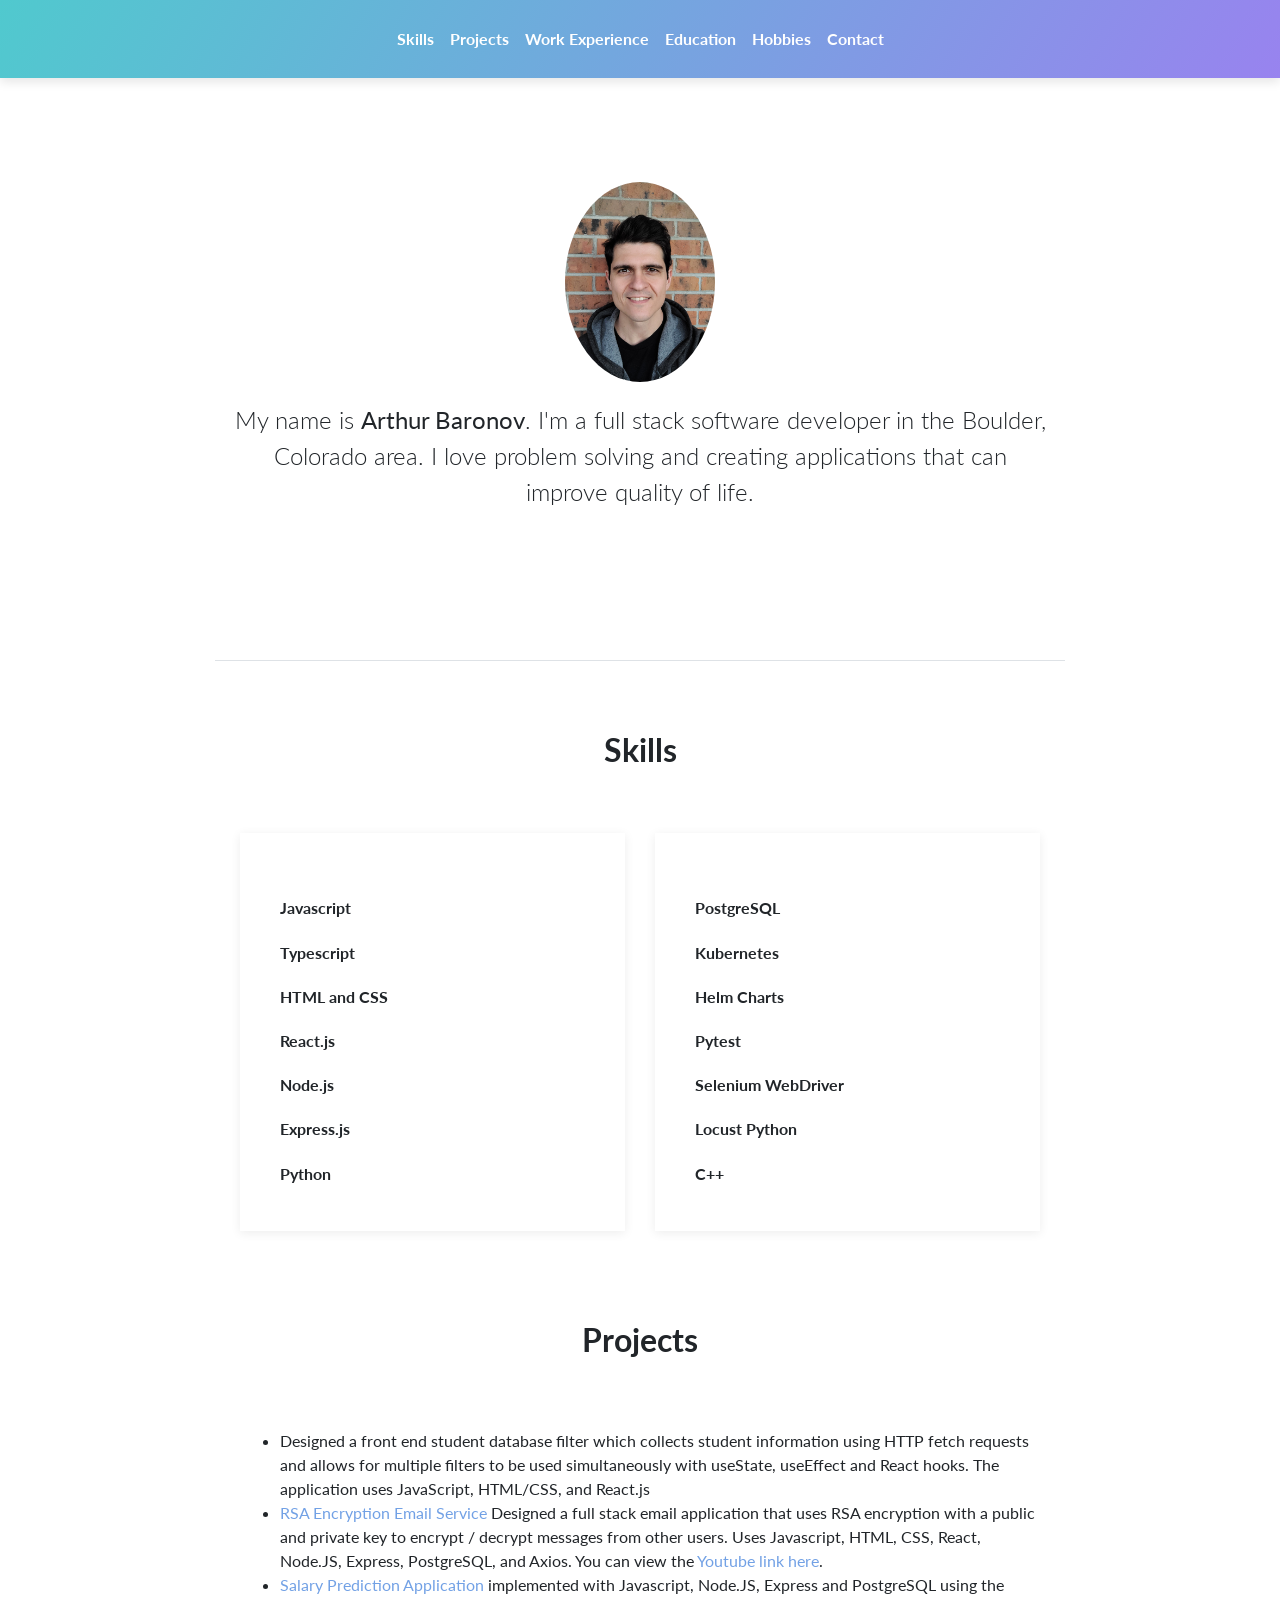
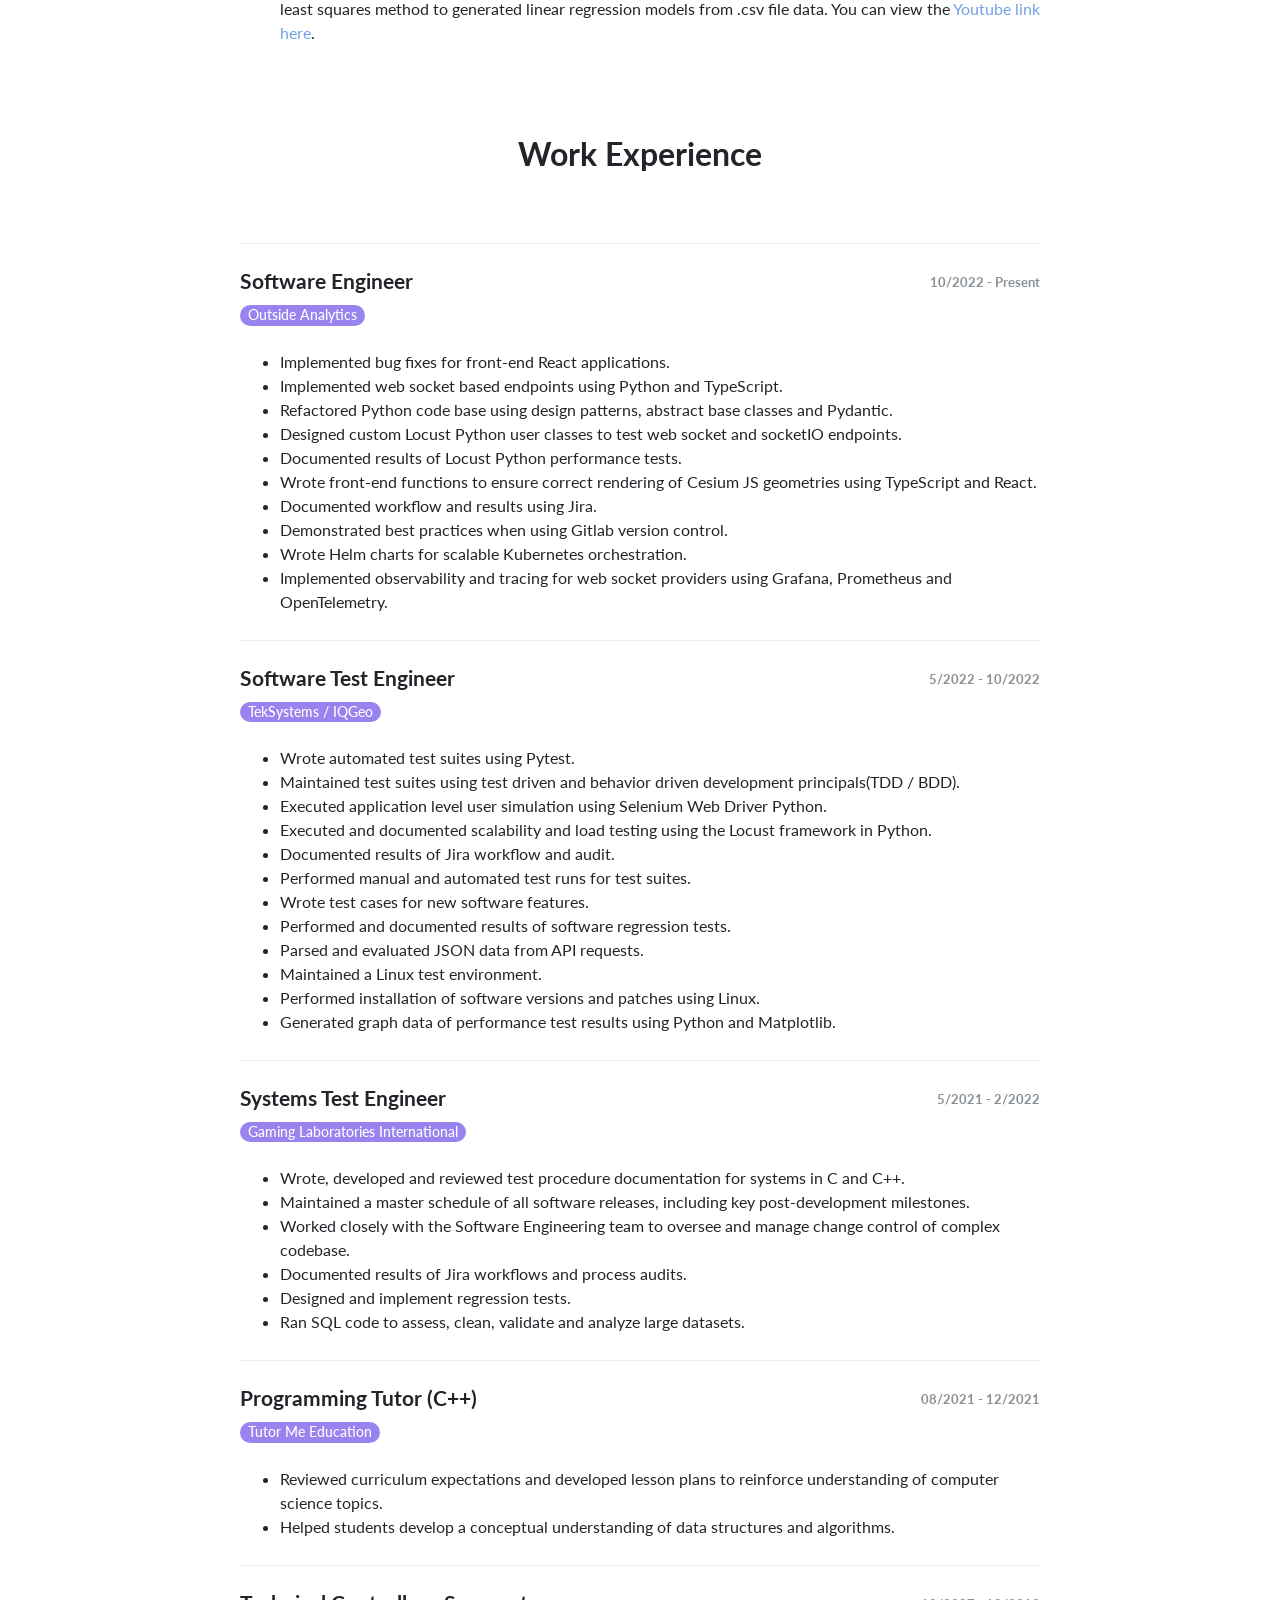
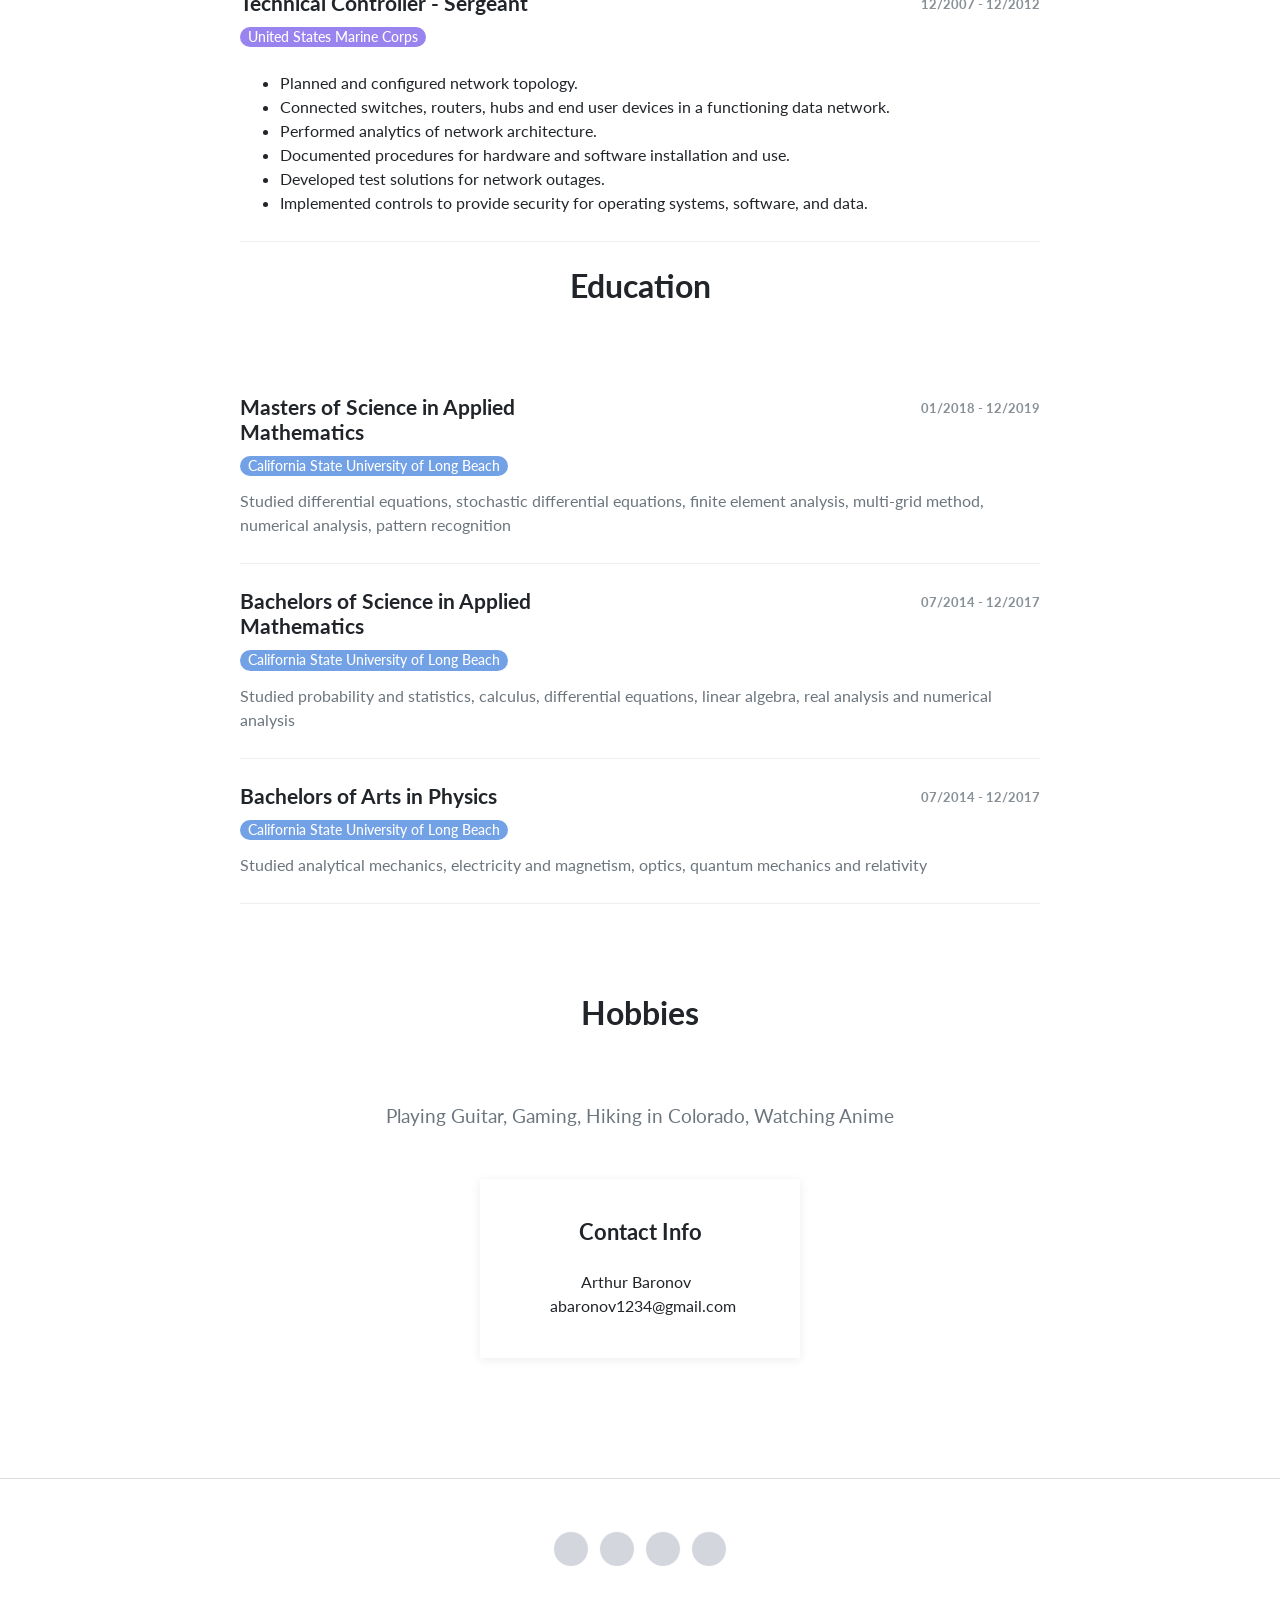
<file: index.html>
<!DOCTYPE html>
<html>
  <head>
    <meta charset="utf-8">
    <meta name="viewport" content="width=device-width, initial-scale=1">
    <title>Arthur Baronov's Portfolio</title>
    <link rel="stylesheet" href="https://maxcdn.bootstrapcdn.com/bootstrap/4.0.0/css/bootstrap.min.css">
    <link rel="stylesheet" href="https://code.ionicframework.com/ionicons/2.0.1/css/ionicons.min.css">
    <link rel="stylesheet" type="text/css" href="assets/css/style.css">
  </head>
  <body>
   <nav class="navbar fixed-top navbar-expand-lg navbar-dark page-navbar gradient">
      <div class="container">
        <button class="navbar-toggler" type="button" data-toggle="collapse" data-target="#navbarNav" aria-controls="navbarNav" aria-expanded="false" aria-label="Toggle navigation">
          <span class="navbar-toggler-icon"></span>
        </button>
        <div class="collapse navbar-collapse" id="navbarNav">
            <ul class="navbar-nav mx-auto">
              <li class="nav-item item">
                <li class="nav-item item">
                  <li class="nav-item item">
                    <a class="nav-link" href="#skills">Skills</a>
                  </li>
                  <li class="nav-item item">
                    <a class="nav-link" href="#projects">Projects</a>
                  </li>
                  <li class="nav-item item">
                    <a class="nav-link" href="#work-experience">Work Experience</a>
                  </li>
                </li>
                <li class="nav-item item">
                    <a class="nav-link" href="#education">Education</a>
                </li>
                <li class="nav-item item">
                    <a class="nav-link" href="#hobbies">Hobbies</a>
                </li>
                <li class="nav-item item">
                  <a class="nav-link" href="#contact">Contact</a>
              </li>
              </li>
            </ul>
          </div>
      </div>
    </nav>
    <main class="page cv-page">
      <section class="cv-block block-intro border-bottom">
        <div class="container">
          <div class="avatar">
            <img class="img-fluid rounded-circle" src="assets/img/ProfilePicture.jpg">
          </div>
          <p>My name is <strong>Arthur Baronov</strong>. I'm a full stack software developer in the Boulder, Colorado area. I love problem solving and creating applications that can improve quality of life.</p>
        </div>
      </section>
      <section class="cv-block info">
        <h2 id="skillsHeader">Skills</h2>
        <div class="container">       
          <div class="group" id="skills">
            <div class="row">
              <div class="col-md-6">
                <div class="skills info-card">
                  <h3>Javascript</h3>
                  <h3>Typescript</h3>
                  <h3>HTML and CSS</h3>
                  <h3>React.js</h3>
                  <h3>Node.js</h3>
                  <h3>Express.js</h3>
                  <h3>Python</h3>

                </div>
              </div>
              <div class="col-md-6">
                <div class="skills info-card">
                  <h3>PostgreSQL</h3>
                  <h3>Kubernetes</h3>
                  <h3>Helm Charts</h3>
                  <h3>Pytest</h3>
                  <h3>Selenium WebDriver</h3>
                  <h3>Locust Python</h3>
                  <h3>C++</h3>
                </div>
              </div>

            </div>
          </div>

            
      
          
          <div class="hobbies group" id="projects">
          <h2 class="text-center">Projects</h2>
          <p class="text-center text-muted"><ul>
            <li>Designed a front end student database filter which collects student information using HTTP fetch requests and allows for multiple filters to be used simultaneously with useState, useEffect and React hooks. The application uses JavaScript, HTML/CSS, and React.js</li>
            <li><a href="https://github.com/aibaronov/secret-squirrel">RSA Encryption Email Service</a> Designed a full stack email application that uses RSA encryption with a public and private key to encrypt / decrypt messages from other users. Uses Javascript, HTML, CSS, React, Node.JS, Express, PostgreSQL, and Axios. You can view the <a href="https://youtu.be/8AyNjd6YMVg">Youtube link here</a>.</li>
            <li><a href="https://github.com/aibaronov/capstone-project.git">Salary Prediction Application</a> implemented with Javascript, Node.JS, Express and PostgreSQL using the least squares method to generated linear regression models from .csv file data. You can view the <a href="https://youtu.be/h0Ul3pJCWgg">Youtube link here</a>.</li>
            <!-- <li><a href="https://github.com/aibaronov/RSA.git">RSA Encryption Algorithm</a> implemented in C++ using concepts in Number Theory to handle modular arithmetic with large prime numbers.</li>
            <li><a href="https://github.com/aibaronov/Stochastic-Processes.git">Pedestrian Movement Simulation</a> implemented in Matlab using stochastic differential equations to simulate random motion.</li> -->
          </ul></p>
        </div>

          <div class="work-experience group" id="work-experience">
            <h2 class="text-center">Work Experience</h2>

            <div class="item">
              <div class="row">
                <div class="col-md-6">
                  <h3>Software Engineer</h3>
                  <h4 class="organization">Outside Analytics</h4>
                </div>
                <div class="col-md-6">
                  <time class="period">10/2022 - Present</time>
                </div>
              </div>
              <p class="text-muted">
              <ul>
                <li>Implemented bug fixes for front-end React applications.</li>
                <li>Implemented web socket based endpoints using Python and TypeScript.</li>
                <li>Refactored Python code base using design patterns, abstract base classes and Pydantic.</li>
                <li>Designed custom Locust Python user classes to test web socket and socketIO endpoints.</li>
                <li>Documented results of Locust Python performance tests.</li>
                <li>Wrote front-end functions to ensure correct rendering of Cesium JS geometries using TypeScript and React.</li>
                <li>Documented workflow and results using Jira.</li>
                <li>Demonstrated best practices when using Gitlab version control.</li>
                <li>Wrote Helm charts for scalable Kubernetes orchestration.</li>
                <li>Implemented observability and tracing for web socket providers using Grafana, Prometheus and OpenTelemetry.</li>
              </ul></p>
            </div>

            <div class="item">
              <div class="row">
                <div class="col-md-6">
                  <h3>Software Test Engineer</h3>
                  <h4 class="organization">TekSystems / IQGeo</h4>
                </div>
                <div class="col-md-6">
                  <time class="period">5/2022 - 10/2022</time>
                </div>
              </div>
              <p class="text-muted"><ul>
                <li>Wrote automated test suites using Pytest.</li>
                <li>Maintained test suites using test driven and behavior driven development principals(TDD / BDD).</li>
                <li>Executed application level user simulation using Selenium Web Driver Python.</li>
                <li>Executed and documented scalability and load testing using the Locust framework in Python.</li>
                <li>Documented results of Jira workflow and audit.</li>
                <li>Performed manual and automated test runs for test suites.</li>
                <li>Wrote test cases for new software features.</li>
                <li>Performed and documented results of software regression tests.</li>
                <li>Parsed and evaluated JSON data from API requests.</li>
                <li>Maintained a Linux test environment.</li>
                <li>Performed installation of software versions and patches using Linux.</li>
                <li>Generated graph data of performance test results using Python and Matplotlib.</li>
              </ul></p>
            </div>

            <div class="item">
              <div class="row">
                <div class="col-md-6">
                  <h3>Systems Test Engineer</h3>
                  <h4 class="organization">Gaming Laboratories International</h4>
                </div>
                <div class="col-md-6">
                  <time class="period">5/2021 - 2/2022</time>
                </div>
              </div>
              <p class="text-muted"><ul>
                <li>Wrote, developed and reviewed test procedure documentation for systems in C and C++.</li>
                <li>Maintained a master schedule of all software releases, including key post-development milestones.</li>
                <li>Worked closely with the Software Engineering team to oversee and manage change control of complex codebase.</li>
                <li>Documented results of Jira workflows and process audits. </li>
                <li>Designed and implement regression tests. </li>
                <li>Ran SQL code to assess, clean, validate and analyze large datasets.</li>
              </ul></p>
            </div>
            <!-- <div class="item">
              <div class="row">
                <div class="col-md-6">
                  <h3>Highschool Math Tutor</h3>
                  <h4 class="organization">Denver Math Fellows</h4>
                </div>
                <div class="col-md-6">
                  <time class="period">07/2020 - 05/2021</time>
                </div>
              </div>
                <p class="text-muted"><ul>
                  <li>Wrote lesson plans based on curriculum expectations.</li>
                  <li>Designed curriculums to reinforce state mathematics standards for highschool students.</li>
                  <li>Held virtual lectures via google meets for students.</li>
                  <li>Designed and administered quizzes and tests to assess students' knowledge.</li>
                  <li>Performed accurate grading of all assignments and relevant participation based activities. </li>
                  <li>Recorded videos for students to watch in order to reinforce foundational topics in mathematics. </li>
                </ul></p>
              </div> -->
              <div class="item">
                <div class="row">
                  <div class="col-md-6">
                    <h3>Programming Tutor (C++)</h3>
                    <h4 class="organization">Tutor Me Education</h4>
                  </div>
                  <div class="col-md-6">
                    <time class="period">08/2021 - 12/2021</time>
                  </div>
                </div>
                  <p class="text-muted"><ul>
                    <li>Reviewed curriculum expectations and developed lesson plans to reinforce understanding of computer science topics.
                    </li>
                    <li>Helped students develop a conceptual understanding of data structures and algorithms.</li>
                  </ul></p>
                </div>
            
            <div class="item">
              <div class="row">
                <div class="col-md-6">
                  <h3>Technical Controller - Sergeant</h3>
                  <h4 class="organization">United States Marine Corps</h4>
                </div>
                <div class="col-md-6">
                  <time class="period">12/2007 - 12/2012</time>
                </div>
              </div>
              <p class="text-muted"><ul>
                <li>Planned and configured network topology.</li>
                <li>Connected switches, routers, hubs and end user devices in a functioning data network. </li>
                <li>Performed analytics of network architecture.</li>
                <li>Documented procedures for hardware and software installation and use.</li>
                <li>Developed test solutions for network outages.  </li>
                <li>Implemented controls to provide security for operating systems, software, and data. </li>
              </ul></p>
              </div>
            </div>
          </div>
          
          <h2 class="text-center">Education</h2>
          <div class="education group" id="education">
            
            <div class="item">
              <div class="row">
                <div class="col-md-6">
                  <h3>Masters of Science in Applied Mathematics</h3>
                  <h4 class="organization">California State University of Long Beach</h4>
                </div>
                <div class="col-md-6">
                  <time class="period">01/2018 - 12/2019</time>
                </div>
              </div>
              <p class="text-muted">Studied differential equations, stochastic differential equations, finite element analysis, multi-grid method, numerical analysis, pattern recognition</p>
            </div>
            <div class="item">
              <div class="row">
                <div class="col-md-6">
                  <h3>Bachelors of Science in Applied Mathematics</h3>
                  <h4 class="organization">California State University of Long Beach</h4>
                </div>
                <div class="col-md-6">
                  <time class="period">07/2014 - 12/2017</time>
                </div>
              </div>
              <p class="text-muted">Studied probability and statistics, calculus, differential equations, linear algebra, real analysis and numerical analysis</p>
            </div>
            <div class="item">
              <div class="row">
                <div class="col-md-6">
                  <h3>Bachelors of Arts in Physics</h3>
                  <h4 class="organization">California State University of Long Beach</h4>
                </div>
                <div class="col-md-6">
                  <time class="period">07/2014 - 12/2017</time>
                </div>
              </div>
              <p class="text-muted">Studied analytical mechanics, electricity and magnetism, optics, quantum mechanics and relativity</p>
            </div>
          </div>
          <!-- <div class="group" id="skills">
            <div class="row">
              <div class="col-md-6">
                <div class="skills info-card">
                  <h2>Skills</h2>
                  <h3>Javascript</h3>
                  <h3>HTML and CSS</h3>
                  <h3>React.js</h3>
                  <h3>Node.js</h3>
                  <h3>Express</h3>
                  <h3>PostgreSQL</h3>
                  <h3>C++</h3>
                </div>
              </div>
              <div class="col-md-6">
                <div class="contact-info info-card">
                  <h2>Contact Info</h2>
                  <div class="row">
                  </div>
                  <div class="row">
                    <div class="col-1">
                        <i class="ion-person icon"></i>
                    </div>
                    <div class="col-9">
                      <span>Arthur Baronov</span>
                    </div>
                  </div>
                  <div class="row">
                  </div>
                  <div class="row">
                    <div class="col-1">
                      <i class="ion-at icon"></i>
                    </div>
                    <div class="col-9">
                      <span>abaronov1234@gmail.com</span>
                    </div>
                  </div>
                </div>
              </div>
            </div>
          </div> -->

          <div class="hobbies group" id="hobbies">
            <h2 class="text-center">Hobbies</h2>
            <p class="text-center text-muted">Playing Guitar, Gaming, Hiking in Colorado, Watching Anime</p>
          </div>
          <div id="contact" class= "contact-info info-card">
            <h2>Contact Info</h2>
            <div class="row">
            </div>
            <div class="row">
              <div class="col-1">
                  <i class="ion-person icon"></i>
              </div>
              <div class="col-9">
                <span>Arthur Baronov</span>
              </div>
            </div>
            <div class="row">
            </div>
            <div class="row">
              <div class="col-1">
                <i class="ion-at icon"></i>
              </div>
              <div class="col-9">
                <span>abaronov1234@gmail.com</span>
              </div>
            </div>
          </div>
        </div>
      </section>
      <footer class="page-footer">
        <div class="container">
          <div class="social-icons">
            <a href="https://www.instagram.com/arthur.baronov/"><i class="ion-social-instagram-outline" title="Instagram"></i></a>
            <a href="https://twitter.com/ArthurBaronov"><i class="ion-social-twitter" title="Twitter"></i></a>
            <a href="https://www.linkedin.com/in/arthurbaronov/"><i class="icon ion-social-linkedin"></i></a>
            <a href="https://www.youtube.com/@arthursDevSpace"><i class="icon ion-social-youtube"></i></a>
          </div>
        </div>
      </footer>
    </main>
  </body>
  <script src="https://code.jquery.com/jquery-3.2.1.min.js"></script>
  <script src="https://maxcdn.bootstrapcdn.com/bootstrap/4.0.0/js/bootstrap.min.js"></script>
  <script src="assets/js/script.js"></script>
</html>
</file>
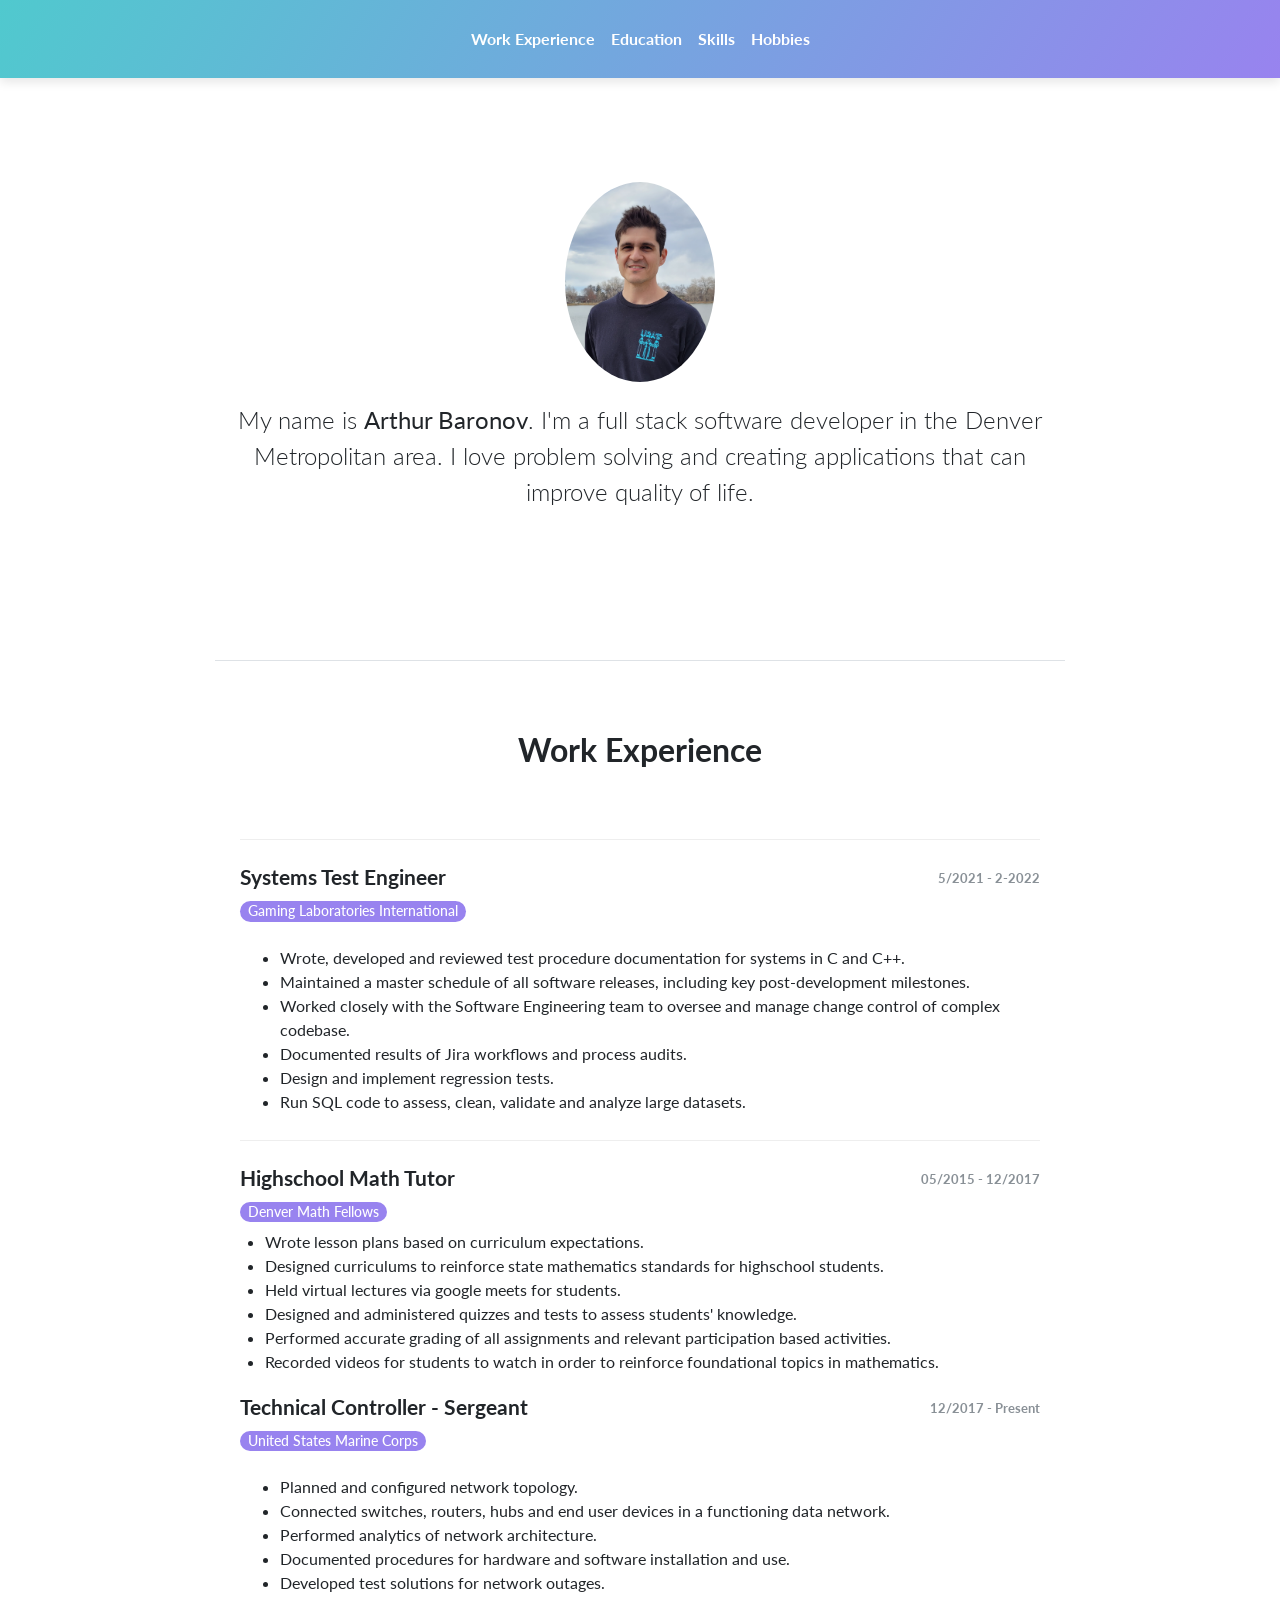
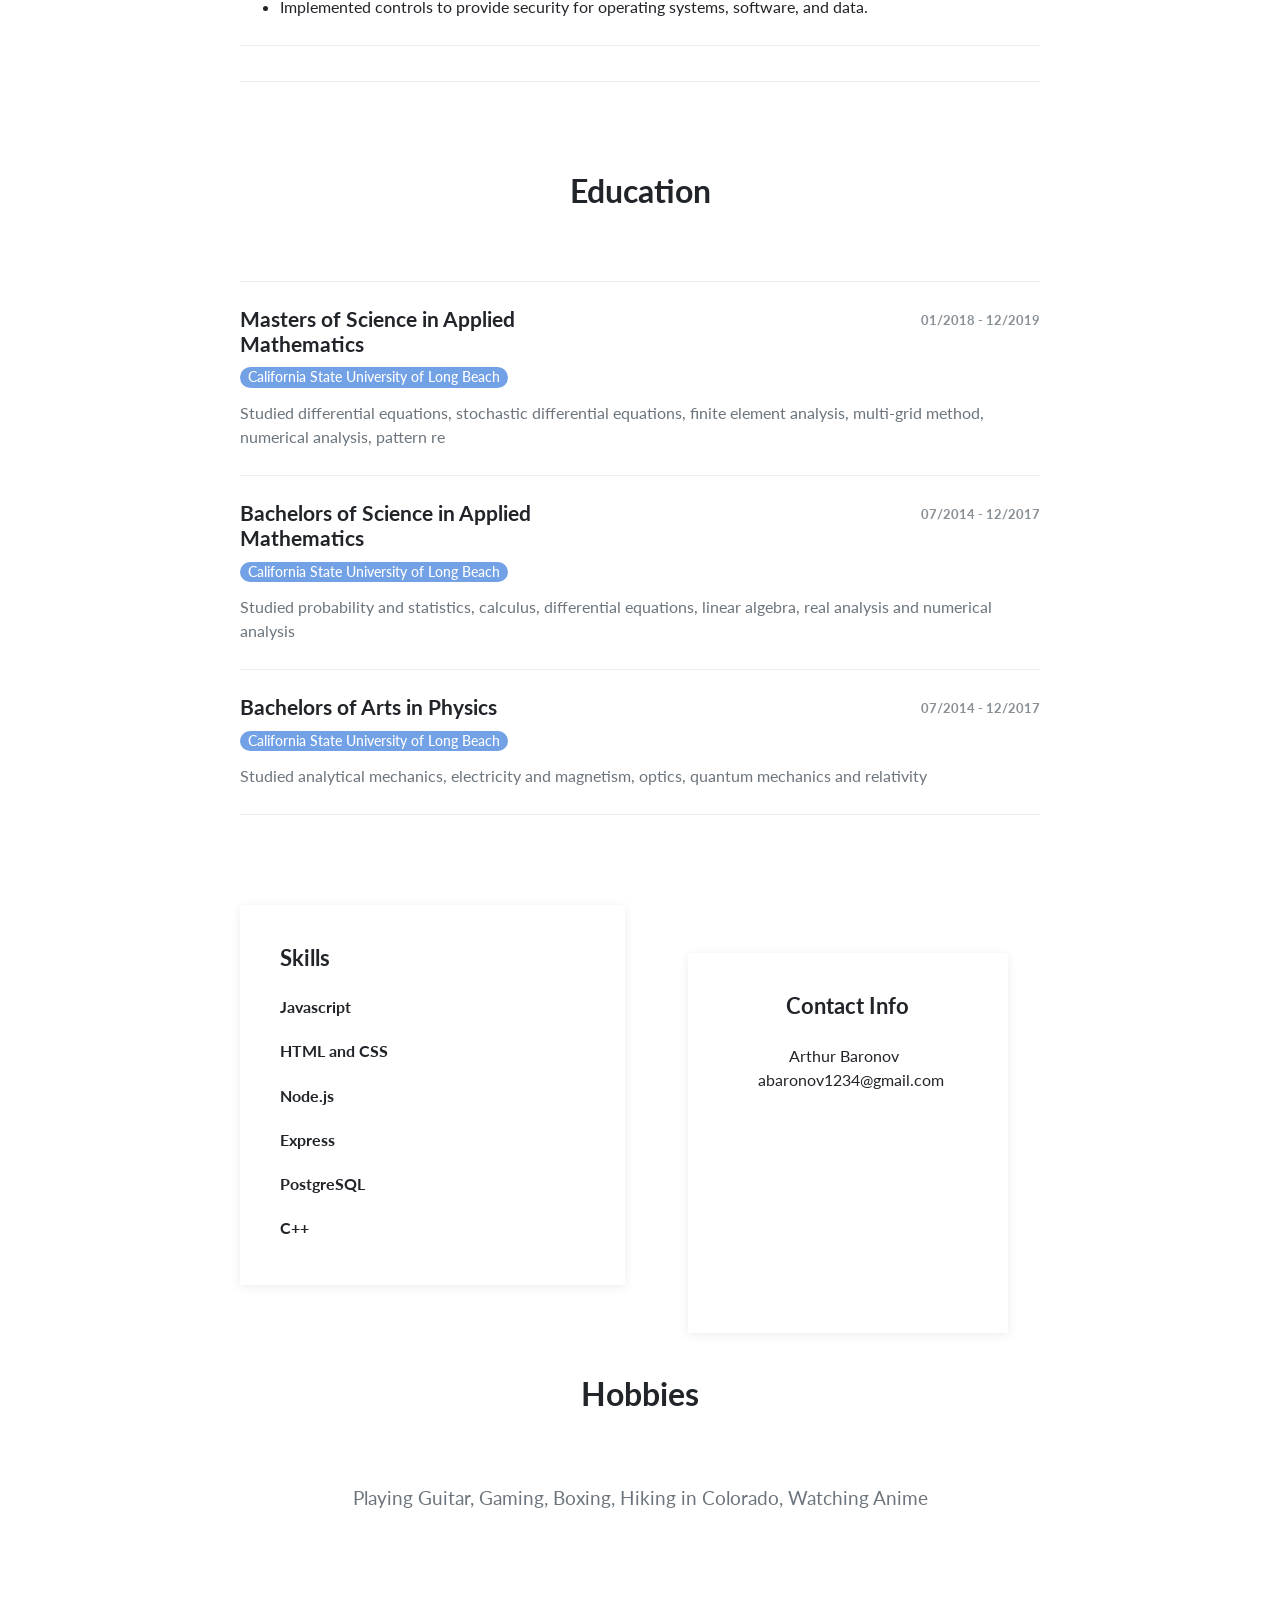
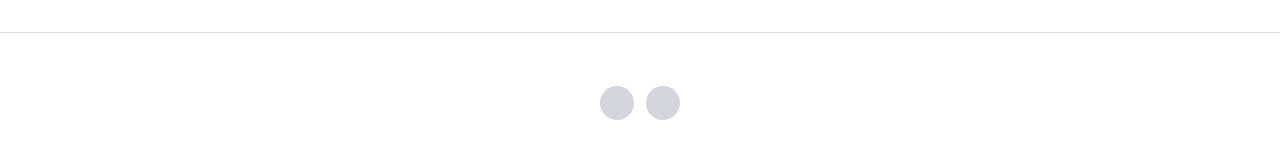
<file: cv.html>
<!DOCTYPE html>
<html>
  <head>
    <meta charset="utf-8">
    <meta name="viewport" content="width=device-width, initial-scale=1">
    <title>Arthur Baronov's Portfolio</title>
    <link rel="stylesheet" href="https://maxcdn.bootstrapcdn.com/bootstrap/4.0.0/css/bootstrap.min.css">
    <link rel="stylesheet" href="https://code.ionicframework.com/ionicons/2.0.1/css/ionicons.min.css">
    <link rel="stylesheet" type="text/css" href="assets/css/style.css">
  </head>
  <body>
   <nav class="navbar fixed-top navbar-expand-lg navbar-dark page-navbar gradient">
      <div class="container">
        <button class="navbar-toggler" type="button" data-toggle="collapse" data-target="#navbarNav" aria-controls="navbarNav" aria-expanded="false" aria-label="Toggle navigation">
          <span class="navbar-toggler-icon"></span>
        </button>
        <div class="collapse navbar-collapse" id="navbarNav">
            <ul class="navbar-nav mx-auto">
              <li class="nav-item item">
                <li class="nav-item item">
                  <a class="nav-link" href="#work-experience">Work Experience</a>
                </li>
                <li class="nav-item item">
                    <a class="nav-link" href="#education">Education</a>
                </li>
                <li class="nav-item item">
                  <a class="nav-link" href="#skills">Skills</a>
                </li>
                <li class="nav-item item">
                    <a class="nav-link" href="#hobbies">Hobbies</a>
                </li>
              </li>
            </ul>
          </div>
      </div>
    </nav>
    <main class="page cv-page">
      <section class="cv-block block-intro border-bottom">
        <div class="container">
          <div class="avatar">
            <img class="img-fluid rounded-circle" src="assets/img/profileCopy.png">
          </div>
          <p>My name is <strong>Arthur Baronov</strong>. I'm a full stack software developer in the Denver Metropolitan area. I love problem solving and creating applications that can improve quality of life.</p>
        </div>
      </section>
      <section class="cv-block info">
        <div class="container">
          <div class="work-experience group" id="work-experience">
            <h2 class="text-center">Work Experience</h2>
            <div class="item">
              <div class="row">
                <div class="col-md-6">
                  <h3>Systems Test Engineer</h3>
                  <h4 class="organization">Gaming Laboratories International</h4>
                </div>
                <div class="col-md-6">
                  <time class="period">5/2021 - 2-2022</time>
                </div>
              </div>
              <p class="text-muted"><ul>
                <li>Wrote, developed and reviewed test procedure documentation for systems in C and C++.</li>
                <li>Maintained a master schedule of all software releases, including key post-development milestones.</li>
                <li>Worked closely with the Software Engineering team to oversee and manage change control of complex codebase.</li>
                <li>Documented results of Jira workflows and process audits. </li>
                <li>Design and implement regression tests. </li>
                <li>Run SQL code to assess, clean, validate and analyze large datasets.</li>
              </ul></p>
            </div>
            <div class="item">
              <div class="row">
                <div class="col-md-6">
                  <h3>Highschool Math Tutor</h3>
                  <h4 class="organization">Denver Math Fellows</h4>
                </div>
                <div class="col-md-6">
                  <time class="period">05/2015 - 12/2017</time>
                </div>
                <p class="text-muted"><ul>
                  <li>Wrote lesson plans based on curriculum expectations.</li>
                  <li>Designed curriculums to reinforce state mathematics standards for highschool students.</li>
                  <li>Held virtual lectures via google meets for students.</li>
                  <li>Designed and administered quizzes and tests to assess students' knowledge.</li>
                  <li>Performed accurate grading of all assignments and relevant participation based activities. </li>
                  <li>Recorded videos for students to watch in order to reinforce foundational topics in mathematics. </li>
                </ul></p>
            </div>
            <div class="item">
              <div class="row">
                <div class="col-md-6">
                  <h3>Technical Controller - Sergeant</h3>
                  <h4 class="organization">United States Marine Corps</h4>
                </div>
                <div class="col-md-6">
                  <time class="period">12/2017 - Present</time>
                </div>
              </div>
              <p class="text-muted"><ul>
                <li>Planned and configured network topology.</li>
                <li>Connected switches, routers, hubs and end user devices in a functioning data network. </li>
                <li>Performed analytics of network architecture.</li>
                <li>Documented procedures for hardware and software installation and use.</li>
                <li>Developed test solutions for network outages.  </li>
                <li>Implemented controls to provide security for operating systems, software, and data. </li>
              </ul></p>
            </div>
          </div>
          <div class="education group" id="education">
            <h2 class="text-center">Education</h2>
            <div class="item">
              <div class="row">
                <div class="col-md-6">
                  <h3>Masters of Science in Applied Mathematics</h3>
                  <h4 class="organization">California State University of Long Beach</h4>
                </div>
                <div class="col-md-6">
                  <time class="period">01/2018 - 12/2019</time>
                </div>
              </div>
              <p class="text-muted">Studied differential equations, stochastic differential equations, finite element analysis, multi-grid method, numerical analysis, pattern re</p>
            </div>
            <div class="item">
              <div class="row">
                <div class="col-md-6">
                  <h3>Bachelors of Science in Applied Mathematics</h3>
                  <h4 class="organization">California State University of Long Beach</h4>
                </div>
                <div class="col-md-6">
                  <time class="period">07/2014 - 12/2017</time>
                </div>
              </div>
              <p class="text-muted">Studied probability and statistics, calculus, differential equations, linear algebra, real analysis and numerical analysis</p>
            </div>
            <div class="item">
              <div class="row">
                <div class="col-md-6">
                  <h3>Bachelors of Arts in Physics</h3>
                  <h4 class="organization">California State University of Long Beach</h4>
                </div>
                <div class="col-md-6">
                  <time class="period">07/2014 - 12/2017</time>
                </div>
              </div>
              <p class="text-muted">Studied analytical mechanics, electricity and magnetism, optics, quantum mechanics and relativity</p>
            </div>
          </div>
          <div class="group" id="skills">
            <div class="row">
              <div class="col-md-6">
                <div class="skills info-card">
                  <h2>Skills</h2>
                  <h3>Javascript</h3>
                  <h3>HTML and CSS</h3>
                  <h3>Node.js</h3>
                  <h3>Express</h3>
                  <h3>PostgreSQL</h3>
                  <h3>C++</h3>
                </div>
              </div>
              <div class="col-md-6">
                <div class="contact-info info-card">
                  <h2>Contact Info</h2>
                  <div class="row">
                  </div>
                  <div class="row">
                    <div class="col-1">
                        <i class="ion-person icon"></i>
                    </div>
                    <div class="col-9">
                      <span>Arthur Baronov</span>
                    </div>
                  </div>
                  <div class="row">
                  </div>
                  <div class="row">
                    <div class="col-1">
                      <i class="ion-at icon"></i>
                    </div>
                    <div class="col-9">
                      <span>abaronov1234@gmail.com</span>
                    </div>
                  </div>
                </div>
              </div>
            </div>
          </div>
          <div class="hobbies group" id="hobbies">
            <h2 class="text-center">Hobbies</h2>
            <p class="text-center text-muted">Playing Guitar, Gaming, Boxing, Hiking in Colorado, Watching Anime</p>
          </div>
        </div>
      </section>
      <footer class="page-footer">
        <div class="container">
          <div class="social-icons">
            <a href="https://www.instagram.com/arthur.baronov/"><i class="ion-social-instagram-outline" title="Instagram"></i></a>
            <a href="https://twitter.com/ArthurBaronov"><i class="ion-social-twitter" title="Twitter"></i></a>
          </div>
        </div>
      </footer>
    </main>
  </body>
  <script src="https://code.jquery.com/jquery-3.2.1.min.js"></script>
  <script src="https://maxcdn.bootstrapcdn.com/bootstrap/4.0.0/js/bootstrap.min.js"></script>
  <script src="assets/js/script.js"></script>
</html>
</file>
<file: assets/css/style.css>
@import url("https://fonts.googleapis.com/css?family=Lato:300,400");

body{
     font-family: 'Lato', sans-serif;
}

.page-navbar.navbar{
    box-shadow: 0 4px 10px rgba(0, 0, 0, 0.1);
}

.page-navbar .navbar-nav .nav-item a{
    font-weight: bold;
}

.page-navbar.navbar-dark .navbar-nav .nav-link {
    color: #fff;
}

.page-navbar .logo{
    font-size: 1.5rem;
}

.page-navbar.fixed-top + .page{
    padding-top: 62px;
}

.download-template{
    color: #fff;
    background-color: #ed36ad;
    border: none;
    font-weight: bold;
    text-transform: uppercase;
    font-size: 13px;
    padding: 10px 24px;
    border-radius: 40px;
}

.download-template:hover{
    background-color: #fb5ec4;
}

.gradient{
    /* background: linear-gradient(120deg, #7f70f5, #0ea0ff); */
    background: linear-gradient(120deg, #50c9ce, #9883ef);
    color: #fff !important;
}

#projects a{
    color:#72a1e5;
}

.cv-block{
    padding-bottom: 60px;
    padding-top: 60px;
}

.cv-block.block-intro{
    text-align: center;
    max-width: 850px;
    margin: auto;
}


.cv-block.block-intro .about-me{
    max-width: 800px;
    margin: auto;
}

.cv-block.block-intro p{
    font-size: 1.5em;
    font-weight: 300;
    margin-bottom: 30px;
}

.cv-block.block-intro .btn {
  padding: 0.375rem 1rem;
  border-radius: 2em;
 }

.cv-block.block-intro .avatar{
    width: 150px;
    height: 150px;
    background-size: cover;
    background-repeat: no-repeat;
    margin: auto;
    border-radius: 100px;
    margin-bottom: 70px;
}

.cv-block.info{
    padding-top: 70px;
}

.cv-block.info h2{
    font-weight: bold;
    margin-bottom: 70px;
}

.cv-block.info h3{
    font-size: 1.3rem;
}

.cv-block.info .group{
    max-width: 800px;
    margin: auto;
}

.cv-block.info .group:not(:first-child){
    margin-top: 90px;
}

.cv-block.info .group .period{
    font-size: 0.8rem;
    float: none;
    font-weight: bold;
    margin-top: 4px;
    color: #6c757d;
    opacity: 0.8;
}

.cv-block.info .group .organization{
    font-size: 0.85em;
    background-color: #9883ef;
    display: inline-block;
    color: #fff;
    padding: 2px 8px;
    border-radius: 2em;
}

.cv-block.info .education.group .organization{
    background-color: #72a1e5; 
}

.cv-block.info .group .item{
    padding-bottom: 10px;
    margin-bottom: 25px;
    border-bottom: 1px solid #eee;
}

.cv-block.info .group h2 + .item{
    padding-top:25px;
    border-top: 1px solid #eee;
}

.cv-block.info .group .item .row{
    margin-bottom: 5px;
}

.cv-block.info .work-experience h3,
.cv-block.info .education h3{
    font-weight: bold;
}

.cv-block .info-card{
    padding: 40px;
    box-shadow: 0px 2px 10px rgba(0, 0, 0, 0.075);
    height: 100%;
}

.cv-block .info-card h2{
    margin-top: 0;
    margin-bottom: 24px !important;
    font-size: 1.4rem;
}

.cv-block .info-card.skills h3{
    margin-top: 25px;
    font-size: 1rem;
    font-weight: bold;
}

#skillsHeader{
    margin: auto;
    margin-bottom: 4rem;
    text-align: center;
    position: relative;
}
.cv-block .info-card.skills .progress{
    height: 3px;
}
.contact-info{
    width: 20rem;
    margin: auto;
    margin-top: 3rem;
    text-align: center;
}
.cv-block .info-card.contact-info .icon{
    font-size: 1.3em;
    color: #c9c9c9;
    position: relative;
    bottom: 4px;
}

.cv-block.info .hobbies p{
    max-width: 700px;
    margin: auto;
    font-size: 1.2em;
}

.page-footer{
    padding-top: 32px;
    border-top: 1px solid #ddd;
    text-align: center;
    padding-bottom: 20px;
}

.page-footer a{
    display: inline-block;
    margin: 0px 10px;
    color: #282b2d;
    font-size: 18px;
}

.page-footer .links{
    display: inline-block;
}

.page-footer .social-icons{
    margin-top: 20px;
    margin-bottom: 16px;
}

.page-footer .social-icons a{
    font-size: 18px;
    margin: 0 3px;
    color: #ffffff;
    border: 1px solid;
    opacity: 0.75;
    border-radius: 50%;
    width: 36px;
    display: inline-block;
    height: 36px;
    text-align: center;
    background-color: #c5c9d2;
    line-height: 34px;
}

.page-footer .social-icons a:hover{
    opacity: 1;
}

@media (min-width: 768px) {

    .cv-block {
        padding-bottom: 120px;
        padding-top: 120px; 
    }

    .cv-block.info .group .period {
        float: right; 
    }
}

@media (min-width: 576px){
    .navbar {
        padding-top: 1.2rem;
        padding-bottom:1.2rem;
    }

    .portfolio-navbar.fixed-top + .page{
        padding-top: 6rem;
    }
}
</file>
